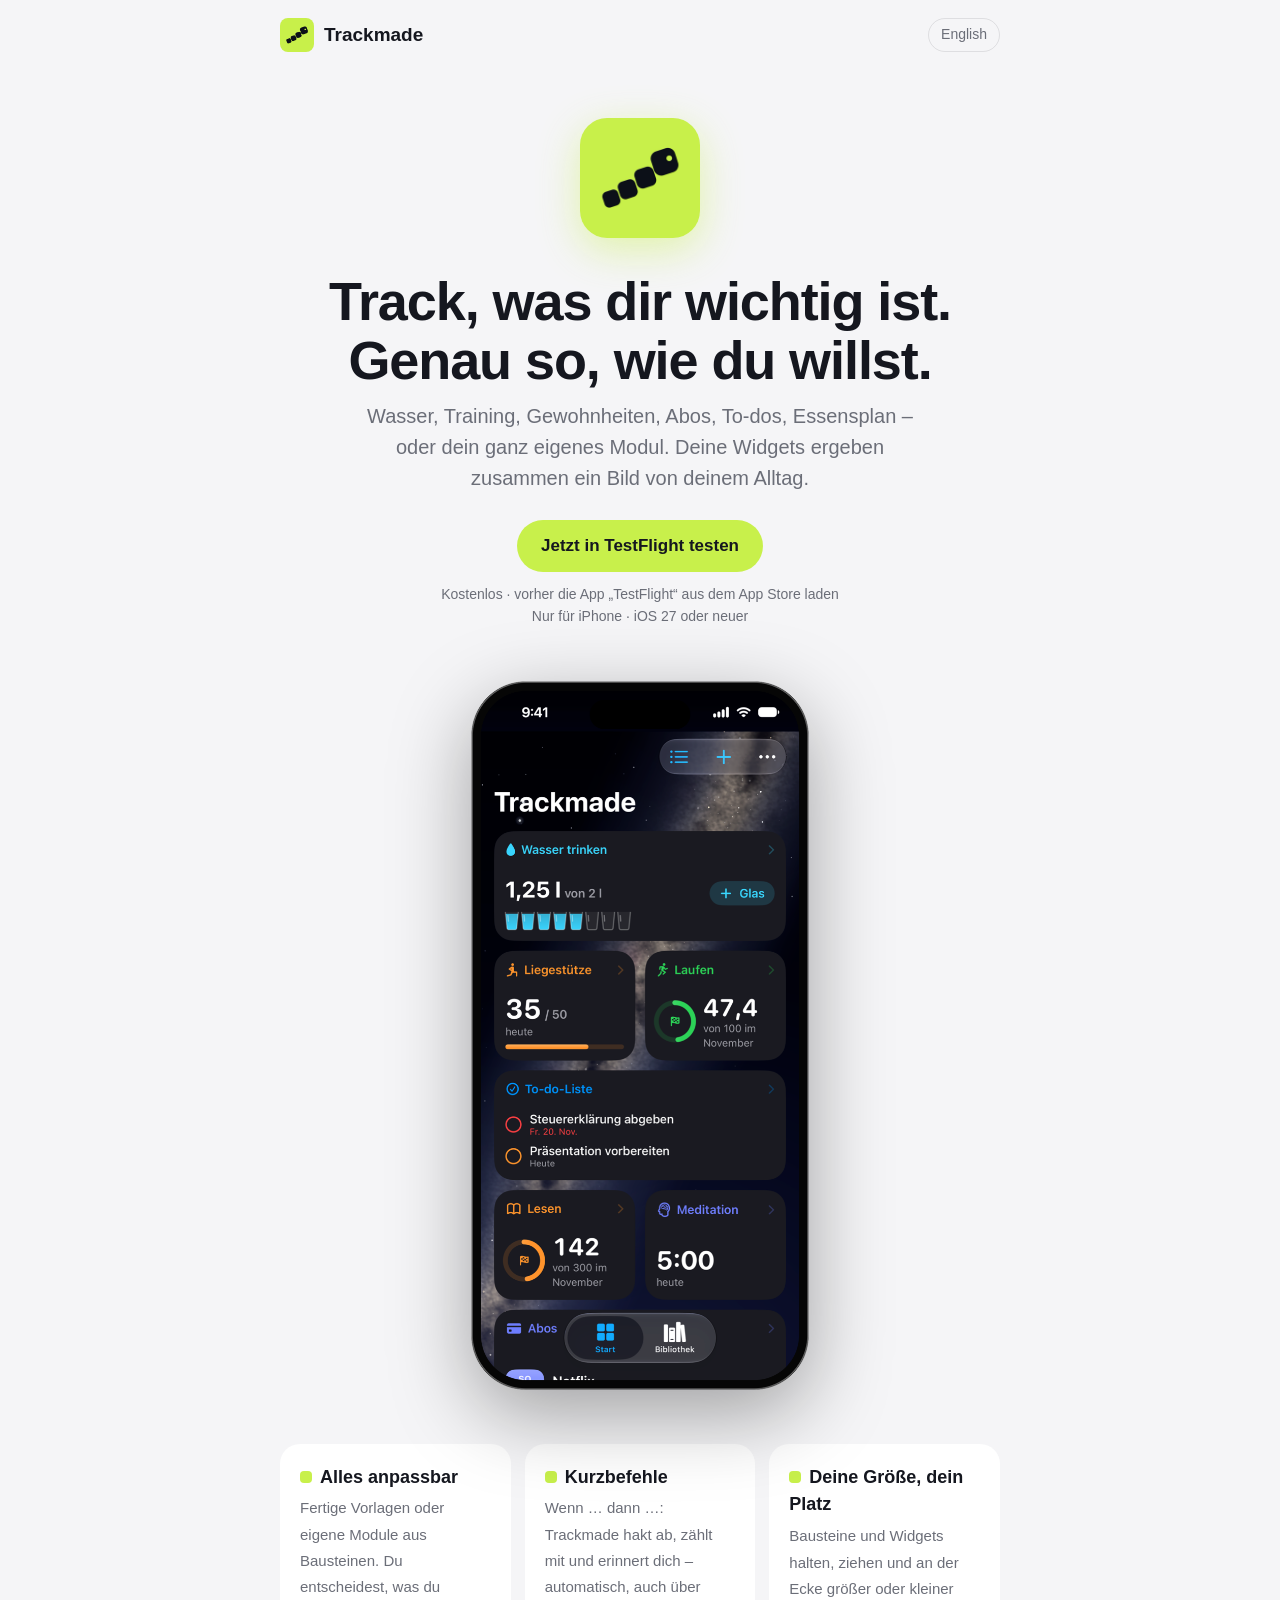
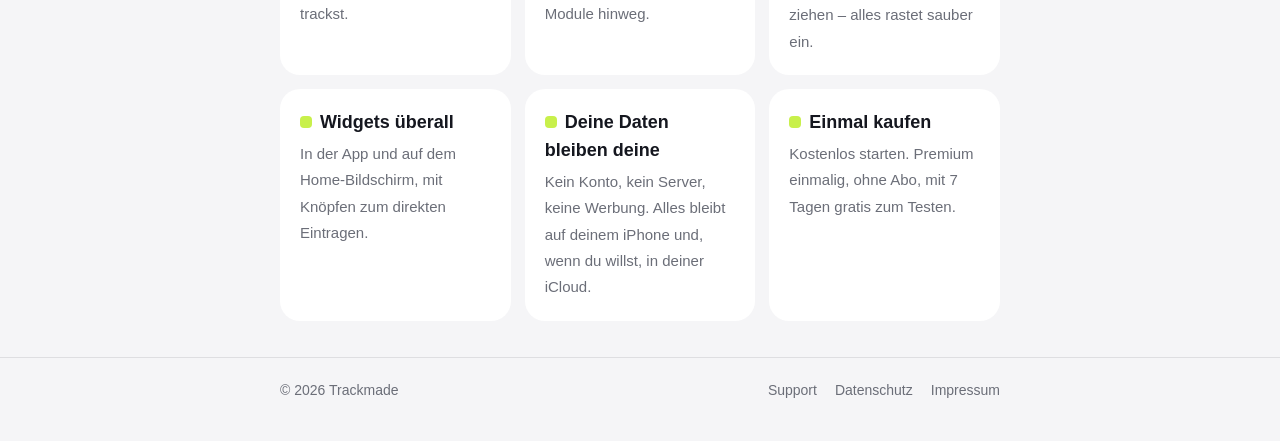
<file: index.html>
<!doctype html>
<html lang="de">
<head>
<meta charset="utf-8">
<meta name="viewport" content="width=device-width, initial-scale=1">
<title>Trackmade – deine eigene Tracking-App</title>
<meta name="description" content="Trackmade – deine eigene Tracking-App fürs iPhone.">
<link rel="stylesheet" href="style.css">
<link rel="icon" href="img/icon.png">
<link rel="apple-touch-icon" href="img/apple-touch-icon.png">
</head>
<body>
<header><div class="wrap">
  <a class="brand" href=""><img src="img/icon.png" alt=""> Trackmade</a>
  <a class="lang" href="en/">English</a>
</div></header>
<main class="wrap">
<section class="hero">
  <img class="icon" src="img/icon.png" alt="Trackmade-Icon">
  <h1>Track, was dir wichtig ist.<br>Genau so, wie du willst.</h1>
  <p>Wasser, Training, Gewohnheiten, Abos, To-dos, Essensplan – oder dein ganz eigenes Modul. Deine Widgets ergeben zusammen ein Bild von deinem Alltag.</p>
  <a class="badge" href="https://testflight.apple.com/join/fju6zgPs">Jetzt in TestFlight testen</a>
  <p class="platform">Kostenlos · vorher die App „TestFlight“ aus dem App Store laden<br>Nur für iPhone · iOS 27 oder neuer</p>
</section>
<section class="screen"><img src="img/screen-home.png" alt="Trackmade Startbildschirm mit Beispielmodulen"></section>
<section class="features">
  <div class="feature"><b><span class="dot"></span>Alles anpassbar</b><span>Fertige Vorlagen oder eigene Module aus Bausteinen. Du entscheidest, was du trackst.</span></div>
  <div class="feature"><b><span class="dot"></span>Kurzbefehle</b><span>Wenn … dann …: Trackmade hakt ab, zählt mit und erinnert dich – automatisch, auch über Module hinweg.</span></div>
  <div class="feature"><b><span class="dot"></span>Deine Größe, dein Platz</b><span>Bausteine und Widgets halten, ziehen und an der Ecke größer oder kleiner ziehen – alles rastet sauber ein.</span></div>
  <div class="feature"><b><span class="dot"></span>Widgets überall</b><span>In der App und auf dem Home-Bildschirm, mit Knöpfen zum direkten Eintragen.</span></div>
  <div class="feature"><b><span class="dot"></span>Deine Daten bleiben deine</b><span>Kein Konto, kein Server, keine Werbung. Alles bleibt auf deinem iPhone und, wenn du willst, in deiner iCloud.</span></div>
  <div class="feature"><b><span class="dot"></span>Einmal kaufen</b><span>Kostenlos starten. Premium einmalig, ohne Abo, mit 7 Tagen gratis zum Testen.</span></div>
</section>
</main>
<footer><div class="wrap">
  <span>© 2026 Trackmade</span>
  <nav>
    <a href="support.html">Support</a>
    <a href="datenschutz.html">Datenschutz</a>
    <a href="impressum.html">Impressum</a>
  </nav>
</div></footer>
</body>
</html>
</file>
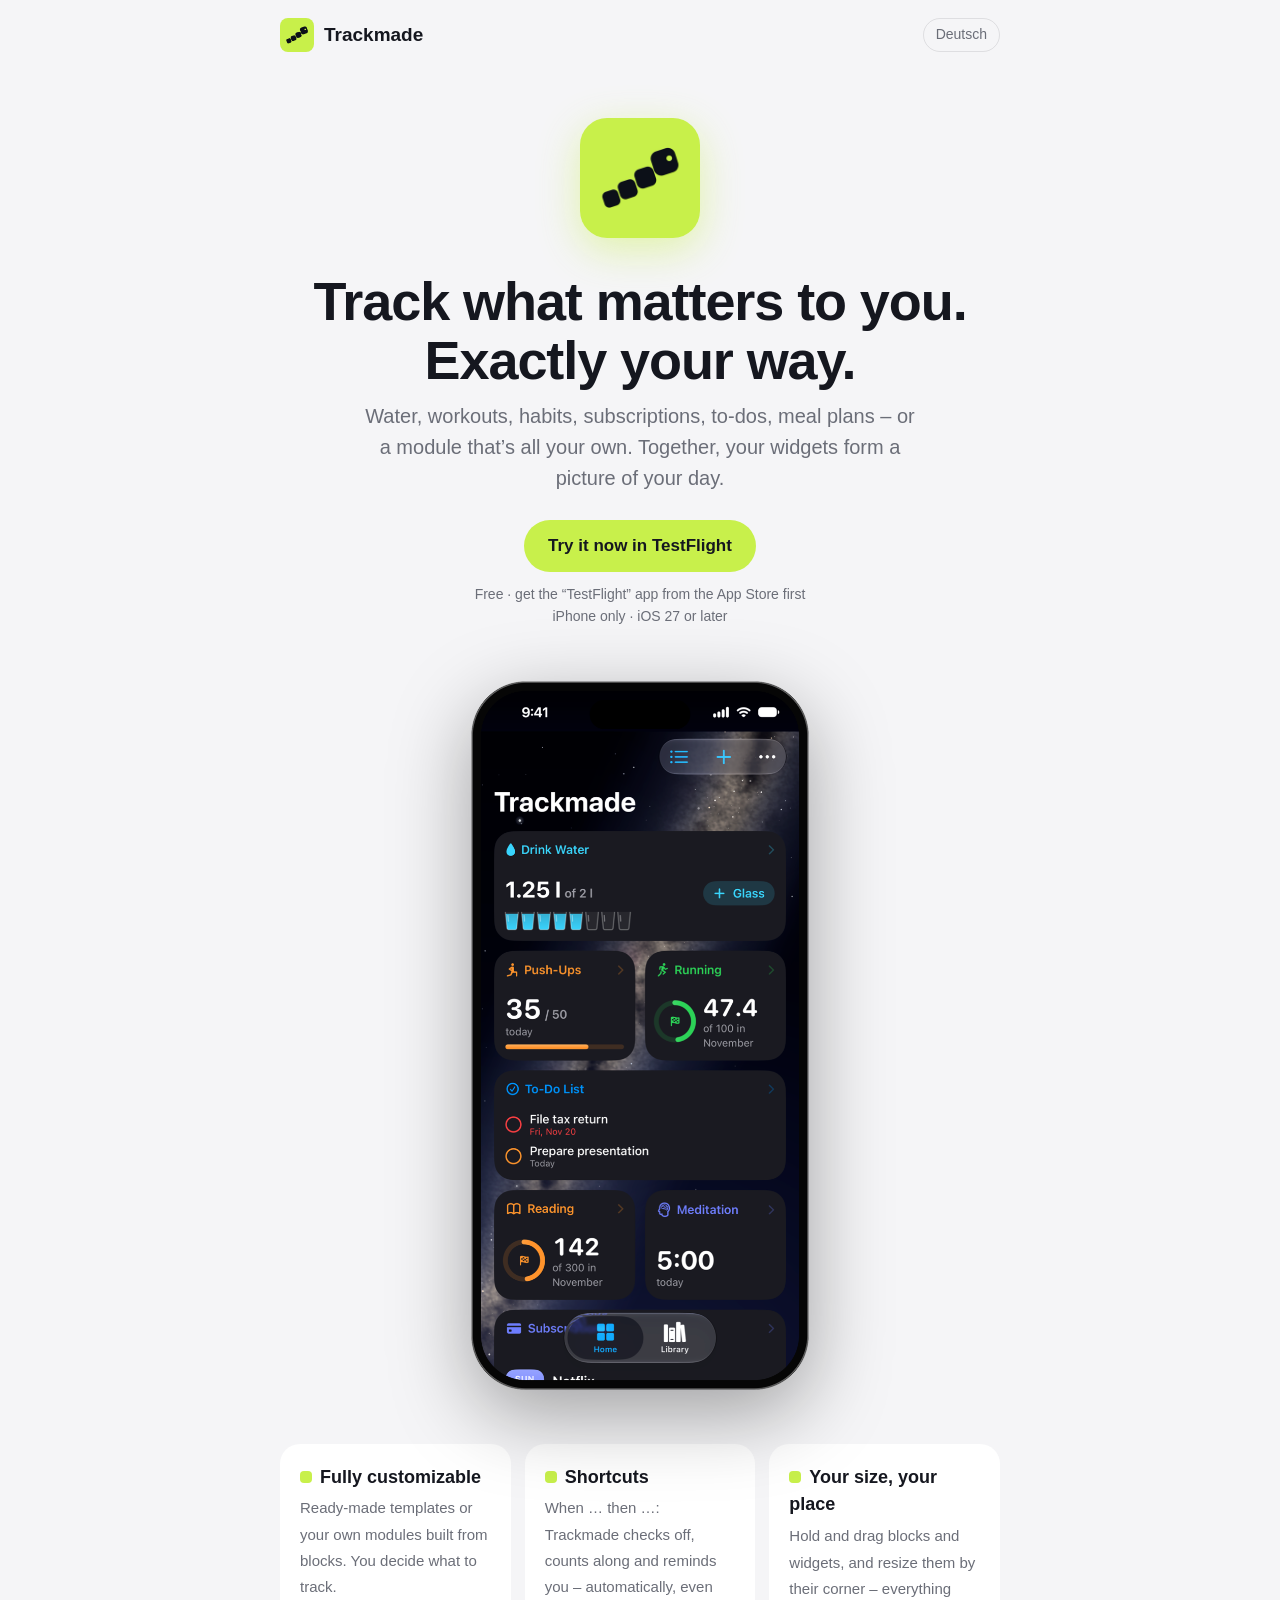
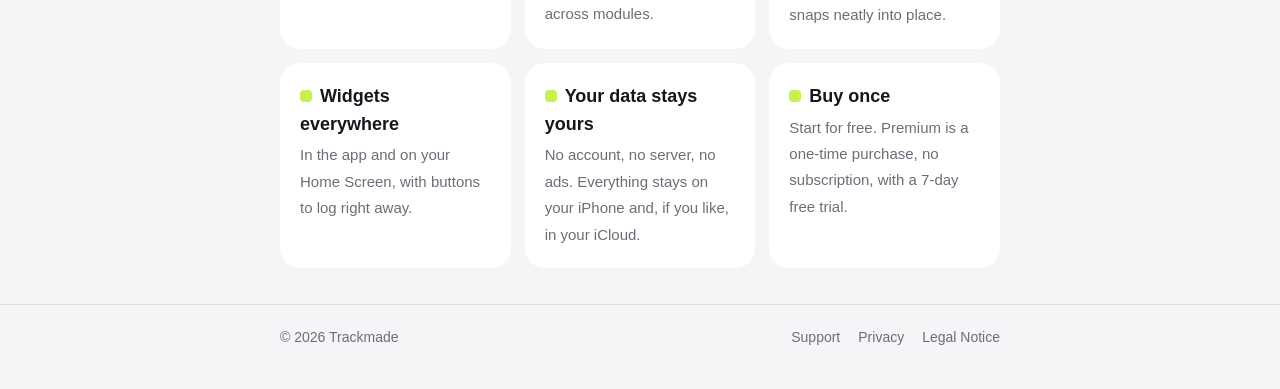
<file: en/index.html>
<!doctype html>
<html lang="en">
<head>
<meta charset="utf-8">
<meta name="viewport" content="width=device-width, initial-scale=1">
<title>Trackmade – your own tracking app</title>
<meta name="description" content="Trackmade – your own tracking app for iPhone.">
<link rel="stylesheet" href="../style.css">
<link rel="icon" href="../img/icon.png">
<link rel="apple-touch-icon" href="../img/apple-touch-icon.png">
</head>
<body>
<header><div class="wrap">
  <a class="brand" href="../en/"><img src="../img/icon.png" alt=""> Trackmade</a>
  <a class="lang" href="../">Deutsch</a>
</div></header>
<main class="wrap">
<section class="hero">
  <img class="icon" src="../img/icon.png" alt="Trackmade icon">
  <h1>Track what matters to you.<br>Exactly your way.</h1>
  <p>Water, workouts, habits, subscriptions, to-dos, meal plans – or a module that’s all your own. Together, your widgets form a picture of your day.</p>
  <a class="badge" href="https://testflight.apple.com/join/fju6zgPs">Try it now in TestFlight</a>
  <p class="platform">Free · get the “TestFlight” app from the App Store first<br>iPhone only · iOS 27 or later</p>
</section>
<section class="screen"><img src="../img/screen-home-en.png" alt="Trackmade home screen with sample modules"></section>
<section class="features">
  <div class="feature"><b><span class="dot"></span>Fully customizable</b><span>Ready-made templates or your own modules built from blocks. You decide what to track.</span></div>
  <div class="feature"><b><span class="dot"></span>Shortcuts</b><span>When … then …: Trackmade checks off, counts along and reminds you – automatically, even across modules.</span></div>
  <div class="feature"><b><span class="dot"></span>Your size, your place</b><span>Hold and drag blocks and widgets, and resize them by their corner – everything snaps neatly into place.</span></div>
  <div class="feature"><b><span class="dot"></span>Widgets everywhere</b><span>In the app and on your Home Screen, with buttons to log right away.</span></div>
  <div class="feature"><b><span class="dot"></span>Your data stays yours</b><span>No account, no server, no ads. Everything stays on your iPhone and, if you like, in your iCloud.</span></div>
  <div class="feature"><b><span class="dot"></span>Buy once</b><span>Start for free. Premium is a one-time purchase, no subscription, with a 7-day free trial.</span></div>
</section>
</main>
<footer><div class="wrap">
  <span>© 2026 Trackmade</span>
  <nav>
    <a href="support.html">Support</a>
    <a href="privacy.html">Privacy</a>
    <a href="imprint.html">Legal Notice</a>
  </nav>
</div></footer>
</body>
</html>
</file>
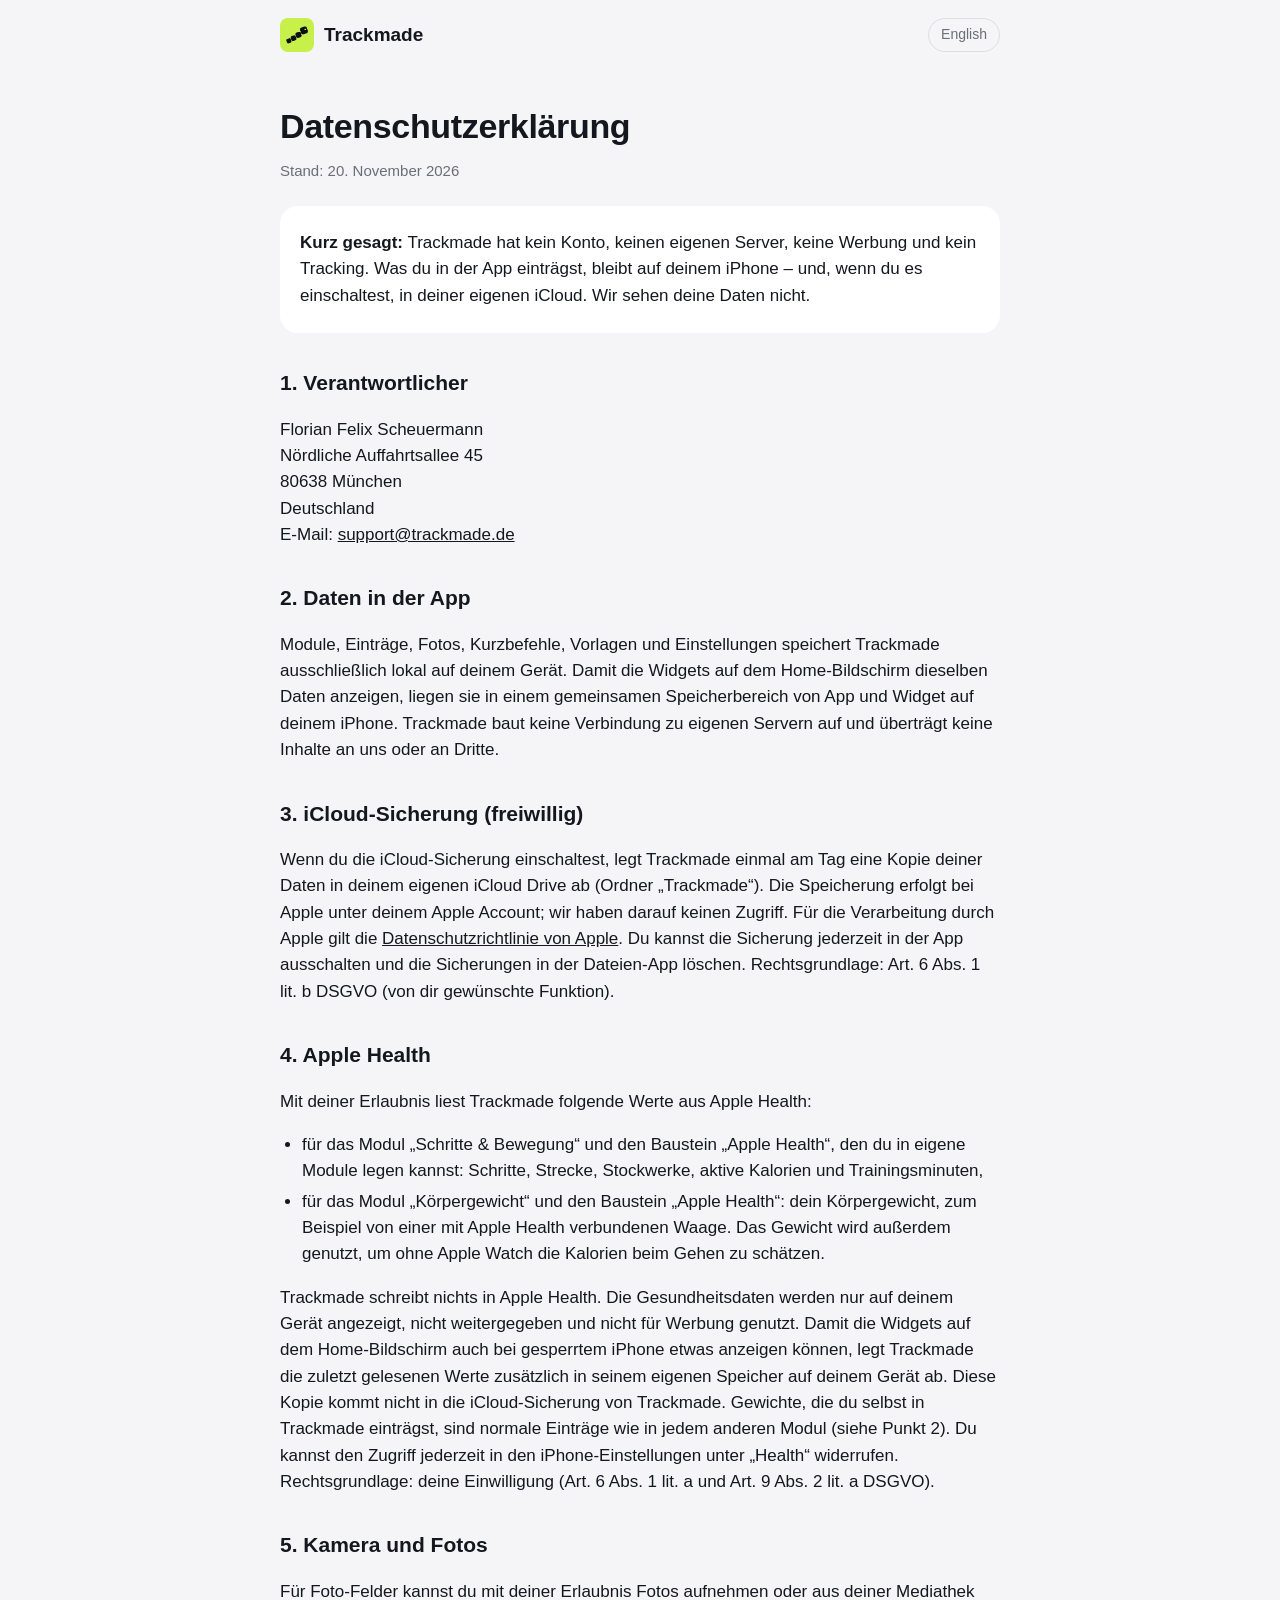
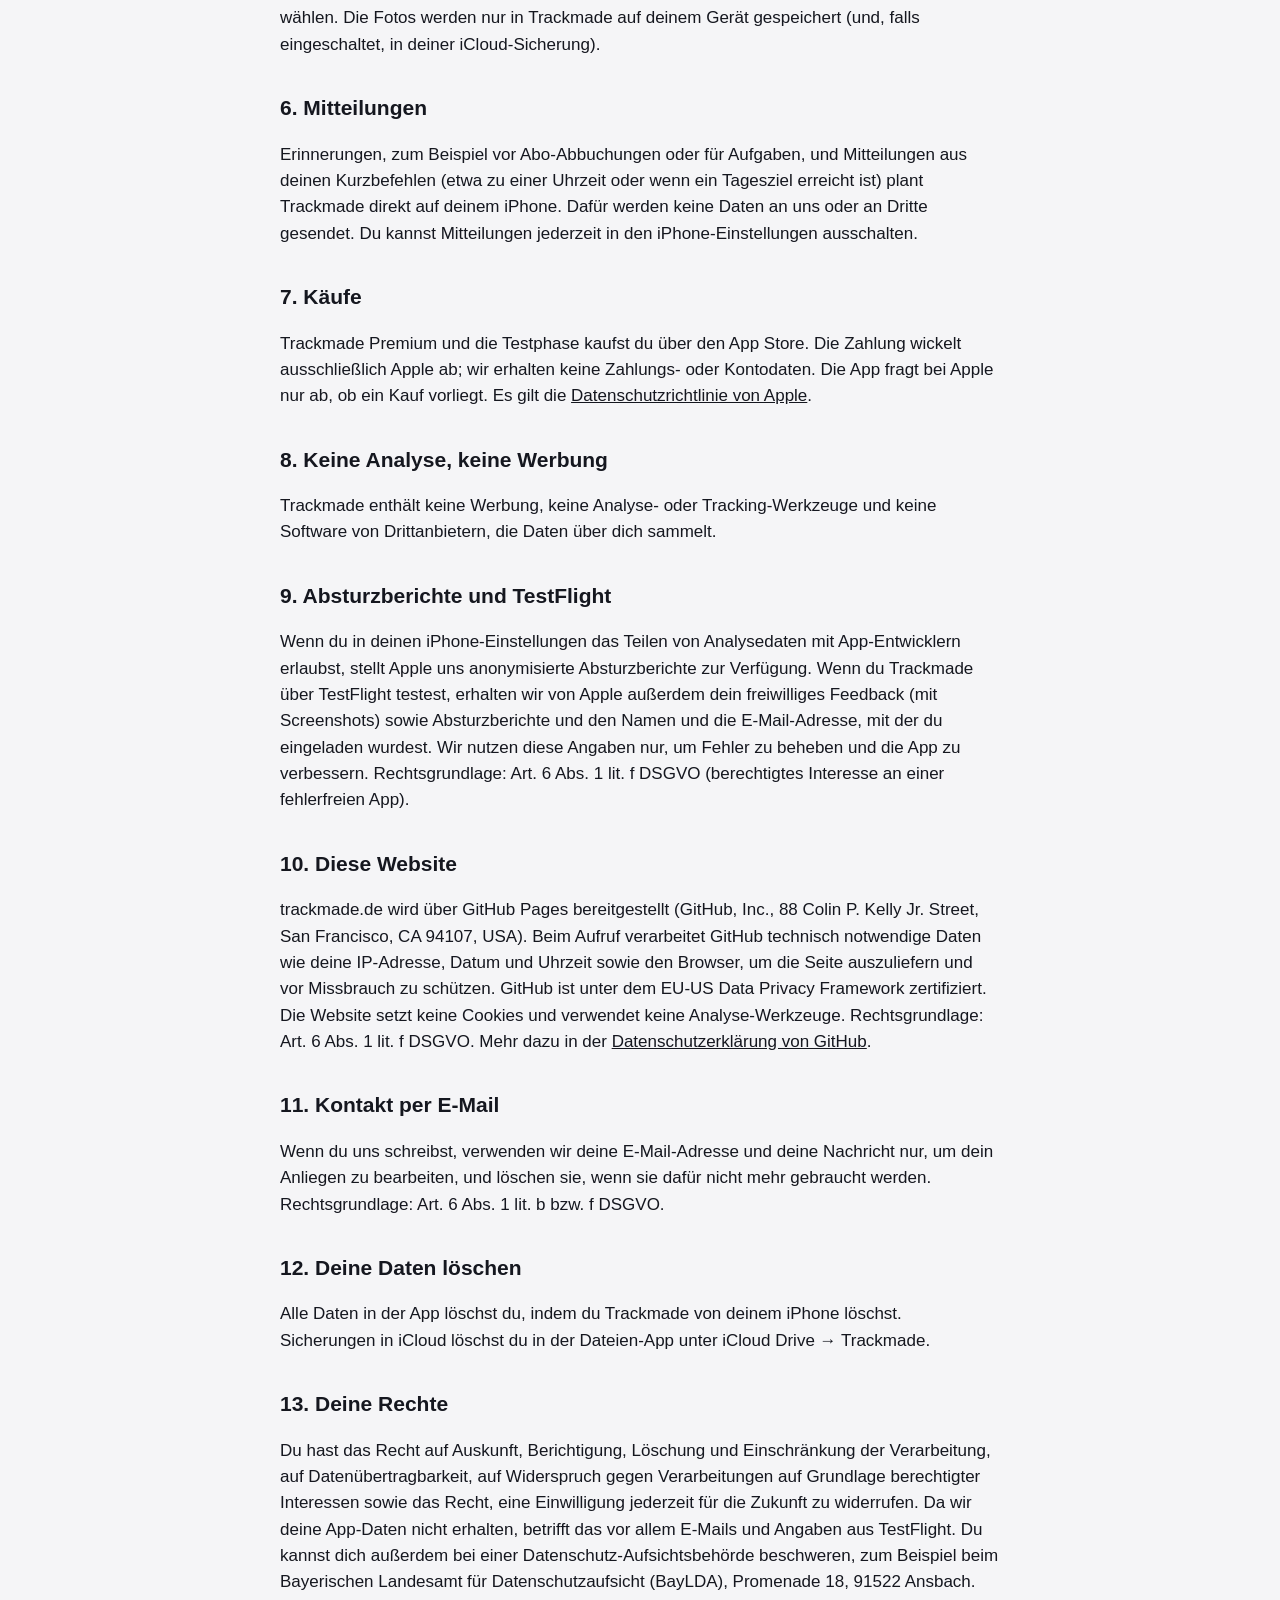
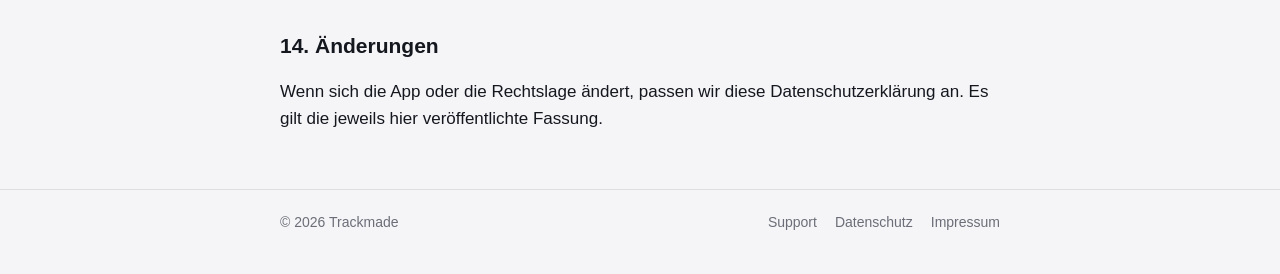
<file: datenschutz.html>
<!doctype html>
<html lang="de">
<head>
<meta charset="utf-8">
<meta name="viewport" content="width=device-width, initial-scale=1">
<title>Datenschutz – Trackmade</title>
<meta name="description" content="Trackmade – deine eigene Tracking-App fürs iPhone.">
<link rel="stylesheet" href="style.css">
<link rel="icon" href="img/icon.png">
<link rel="apple-touch-icon" href="img/apple-touch-icon.png">
</head>
<body>
<header><div class="wrap">
  <a class="brand" href=""><img src="img/icon.png" alt=""> Trackmade</a>
  <a class="lang" href="en/privacy.html">English</a>
</div></header>
<main class="wrap doc">
<h1>Datenschutzerklärung</h1>
<p class="stand">Stand: 20. November 2026</p>

<div class="box">
<p><b>Kurz gesagt:</b> Trackmade hat kein Konto, keinen eigenen Server, keine Werbung und kein Tracking. Was du in der App einträgst, bleibt auf deinem iPhone – und, wenn du es einschaltest, in deiner eigenen iCloud. Wir sehen deine Daten nicht.</p>
</div>

<h2>1. Verantwortlicher</h2>
<p>Florian Felix Scheuermann<br>Nördliche Auffahrtsallee 45<br>80638 München<br>Deutschland<br>E-Mail: <a href="mailto:support@trackmade.de">support@trackmade.de</a></p>

<h2>2. Daten in der App</h2>
<p>Module, Einträge, Fotos, Kurzbefehle, Vorlagen und Einstellungen speichert Trackmade ausschließlich lokal auf deinem Gerät. Damit die Widgets auf dem Home-Bildschirm dieselben Daten anzeigen, liegen sie in einem gemeinsamen Speicherbereich von App und Widget auf deinem iPhone. Trackmade baut keine Verbindung zu eigenen Servern auf und überträgt keine Inhalte an uns oder an Dritte.</p>

<h2>3. iCloud-Sicherung (freiwillig)</h2>
<p>Wenn du die iCloud-Sicherung einschaltest, legt Trackmade einmal am Tag eine Kopie deiner Daten in deinem eigenen iCloud Drive ab (Ordner „Trackmade“). Die Speicherung erfolgt bei Apple unter deinem Apple Account; wir haben darauf keinen Zugriff. Für die Verarbeitung durch Apple gilt die <a href="https://www.apple.com/legal/privacy/">Datenschutzrichtlinie von Apple</a>. Du kannst die Sicherung jederzeit in der App ausschalten und die Sicherungen in der Dateien-App löschen. Rechtsgrundlage: Art. 6 Abs. 1 lit. b DSGVO (von dir gewünschte Funktion).</p>

<h2>4. Apple Health</h2>
<p>Mit deiner Erlaubnis liest Trackmade folgende Werte aus Apple Health:</p>
<ul>
<li>für das Modul „Schritte &amp; Bewegung“ und den Baustein „Apple Health“, den du in eigene Module legen kannst: Schritte, Strecke, Stockwerke, aktive Kalorien und Trainingsminuten,</li>
<li>für das Modul „Körpergewicht“ und den Baustein „Apple Health“: dein Körpergewicht, zum Beispiel von einer mit Apple Health verbundenen Waage. Das Gewicht wird außerdem genutzt, um ohne Apple Watch die Kalorien beim Gehen zu schätzen.</li>
</ul>
<p>Trackmade schreibt nichts in Apple Health. Die Gesundheitsdaten werden nur auf deinem Gerät angezeigt, nicht weitergegeben und nicht für Werbung genutzt. Damit die Widgets auf dem Home-Bildschirm auch bei gesperrtem iPhone etwas anzeigen können, legt Trackmade die zuletzt gelesenen Werte zusätzlich in seinem eigenen Speicher auf deinem Gerät ab. Diese Kopie kommt nicht in die iCloud-Sicherung von Trackmade. Gewichte, die du selbst in Trackmade einträgst, sind normale Einträge wie in jedem anderen Modul (siehe Punkt 2). Du kannst den Zugriff jederzeit in den iPhone-Einstellungen unter „Health“ widerrufen. Rechtsgrundlage: deine Einwilligung (Art. 6 Abs. 1 lit. a und Art. 9 Abs. 2 lit. a DSGVO).</p>

<h2>5. Kamera und Fotos</h2>
<p>Für Foto-Felder kannst du mit deiner Erlaubnis Fotos aufnehmen oder aus deiner Mediathek wählen. Die Fotos werden nur in Trackmade auf deinem Gerät gespeichert (und, falls eingeschaltet, in deiner iCloud-Sicherung).</p>

<h2>6. Mitteilungen</h2>
<p>Erinnerungen, zum Beispiel vor Abo-Abbuchungen oder für Aufgaben, und Mitteilungen aus deinen Kurzbefehlen (etwa zu einer Uhrzeit oder wenn ein Tagesziel erreicht ist) plant Trackmade direkt auf deinem iPhone. Dafür werden keine Daten an uns oder an Dritte gesendet. Du kannst Mitteilungen jederzeit in den iPhone-Einstellungen ausschalten.</p>

<h2>7. Käufe</h2>
<p>Trackmade Premium und die Testphase kaufst du über den App Store. Die Zahlung wickelt ausschließlich Apple ab; wir erhalten keine Zahlungs- oder Kontodaten. Die App fragt bei Apple nur ab, ob ein Kauf vorliegt. Es gilt die <a href="https://www.apple.com/legal/privacy/">Datenschutzrichtlinie von Apple</a>.</p>

<h2>8. Keine Analyse, keine Werbung</h2>
<p>Trackmade enthält keine Werbung, keine Analyse- oder Tracking-Werkzeuge und keine Software von Drittanbietern, die Daten über dich sammelt.</p>

<h2>9. Absturzberichte und TestFlight</h2>
<p>Wenn du in deinen iPhone-Einstellungen das Teilen von Analysedaten mit App-Entwicklern erlaubst, stellt Apple uns anonymisierte Absturzberichte zur Verfügung. Wenn du Trackmade über TestFlight testest, erhalten wir von Apple außerdem dein freiwilliges Feedback (mit Screenshots) sowie Absturzberichte und den Namen und die E-Mail-Adresse, mit der du eingeladen wurdest. Wir nutzen diese Angaben nur, um Fehler zu beheben und die App zu verbessern. Rechtsgrundlage: Art. 6 Abs. 1 lit. f DSGVO (berechtigtes Interesse an einer fehlerfreien App).</p>

<h2>10. Diese Website</h2>
<p>trackmade.de wird über GitHub Pages bereitgestellt (GitHub, Inc., 88 Colin P. Kelly Jr. Street, San Francisco, CA 94107, USA). Beim Aufruf verarbeitet GitHub technisch notwendige Daten wie deine IP-Adresse, Datum und Uhrzeit sowie den Browser, um die Seite auszuliefern und vor Missbrauch zu schützen. GitHub ist unter dem EU-US Data Privacy Framework zertifiziert. Die Website setzt keine Cookies und verwendet keine Analyse-Werkzeuge. Rechtsgrundlage: Art. 6 Abs. 1 lit. f DSGVO. Mehr dazu in der <a href="https://docs.github.com/site-policy/privacy-policies/github-general-privacy-statement">Datenschutzerklärung von GitHub</a>.</p>

<h2>11. Kontakt per E-Mail</h2>
<p>Wenn du uns schreibst, verwenden wir deine E-Mail-Adresse und deine Nachricht nur, um dein Anliegen zu bearbeiten, und löschen sie, wenn sie dafür nicht mehr gebraucht werden. Rechtsgrundlage: Art. 6 Abs. 1 lit. b bzw. f DSGVO.</p>

<h2>12. Deine Daten löschen</h2>
<p>Alle Daten in der App löschst du, indem du Trackmade von deinem iPhone löschst. Sicherungen in iCloud löschst du in der Dateien-App unter iCloud Drive → Trackmade.</p>

<h2>13. Deine Rechte</h2>
<p>Du hast das Recht auf Auskunft, Berichtigung, Löschung und Einschränkung der Verarbeitung, auf Datenübertragbarkeit, auf Widerspruch gegen Verarbeitungen auf Grundlage berechtigter Interessen sowie das Recht, eine Einwilligung jederzeit für die Zukunft zu widerrufen. Da wir deine App-Daten nicht erhalten, betrifft das vor allem E-Mails und Angaben aus TestFlight. Du kannst dich außerdem bei einer Datenschutz-Aufsichtsbehörde beschweren, zum Beispiel beim Bayerischen Landesamt für Datenschutzaufsicht (BayLDA), Promenade 18, 91522 Ansbach.</p>

<h2>14. Änderungen</h2>
<p>Wenn sich die App oder die Rechtslage ändert, passen wir diese Datenschutzerklärung an. Es gilt die jeweils hier veröffentlichte Fassung.</p>
</main>
<footer><div class="wrap">
  <span>© 2026 Trackmade</span>
  <nav>
    <a href="support.html">Support</a>
    <a href="datenschutz.html">Datenschutz</a>
    <a href="impressum.html">Impressum</a>
  </nav>
</div></footer>
</body>
</html>
</file>
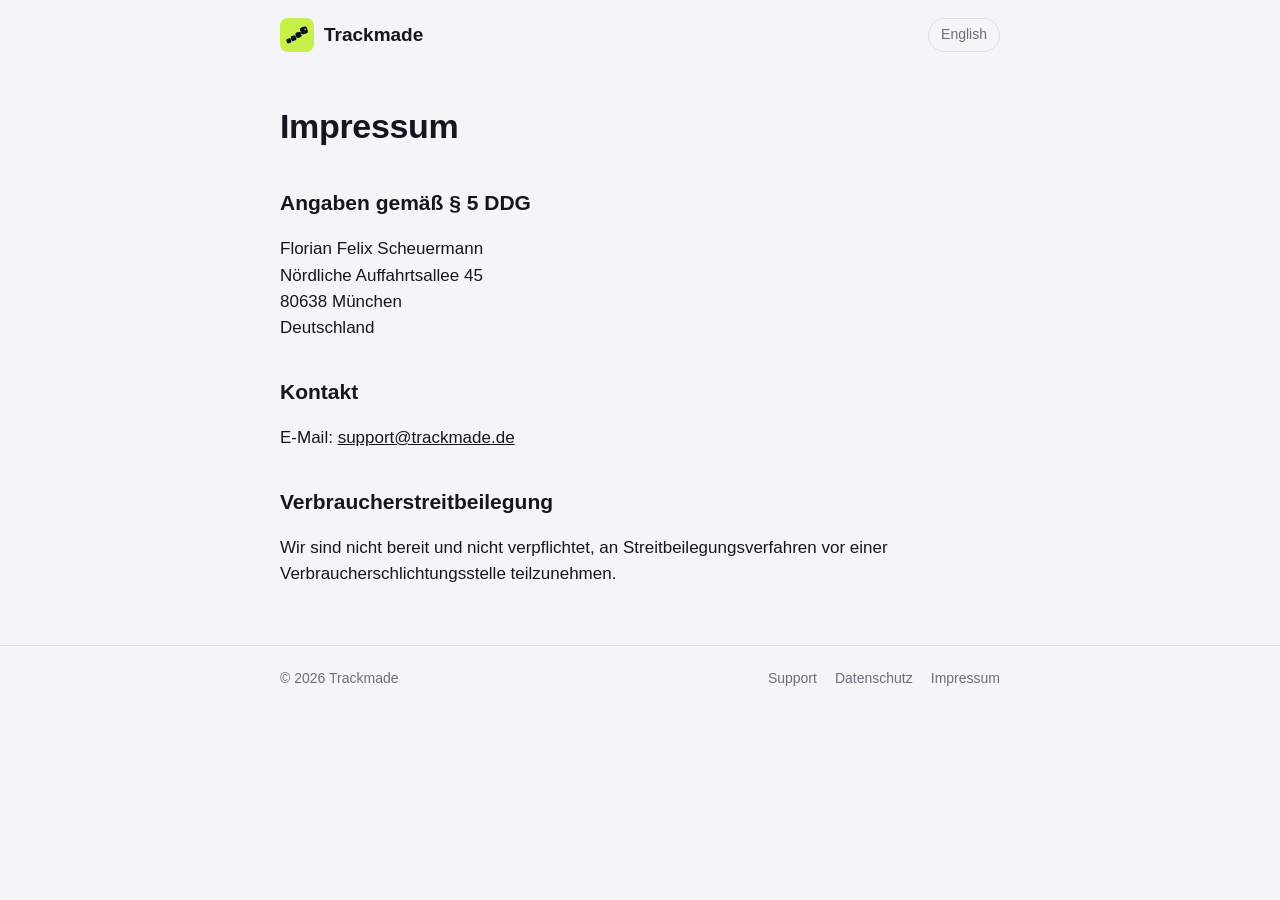
<file: impressum.html>
<!doctype html>
<html lang="de">
<head>
<meta charset="utf-8">
<meta name="viewport" content="width=device-width, initial-scale=1">
<title>Impressum – Trackmade</title>
<meta name="description" content="Trackmade – deine eigene Tracking-App fürs iPhone.">
<link rel="stylesheet" href="style.css">
<link rel="icon" href="img/icon.png">
<link rel="apple-touch-icon" href="img/apple-touch-icon.png">
</head>
<body>
<header><div class="wrap">
  <a class="brand" href=""><img src="img/icon.png" alt=""> Trackmade</a>
  <a class="lang" href="en/imprint.html">English</a>
</div></header>
<main class="wrap doc">
<h1>Impressum</h1>
<h2>Angaben gemäß § 5 DDG</h2>
<p>Florian Felix Scheuermann<br>Nördliche Auffahrtsallee 45<br>80638 München<br>Deutschland</p>
<h2>Kontakt</h2>
<p>E-Mail: <a href="mailto:support@trackmade.de">support@trackmade.de</a></p>
<h2>Verbraucherstreitbeilegung</h2>
<p>Wir sind nicht bereit und nicht verpflichtet, an Streitbeilegungsverfahren vor einer Verbraucherschlichtungsstelle teilzunehmen.</p>
</main>
<footer><div class="wrap">
  <span>© 2026 Trackmade</span>
  <nav>
    <a href="support.html">Support</a>
    <a href="datenschutz.html">Datenschutz</a>
    <a href="impressum.html">Impressum</a>
  </nav>
</div></footer>
</body>
</html>
</file>
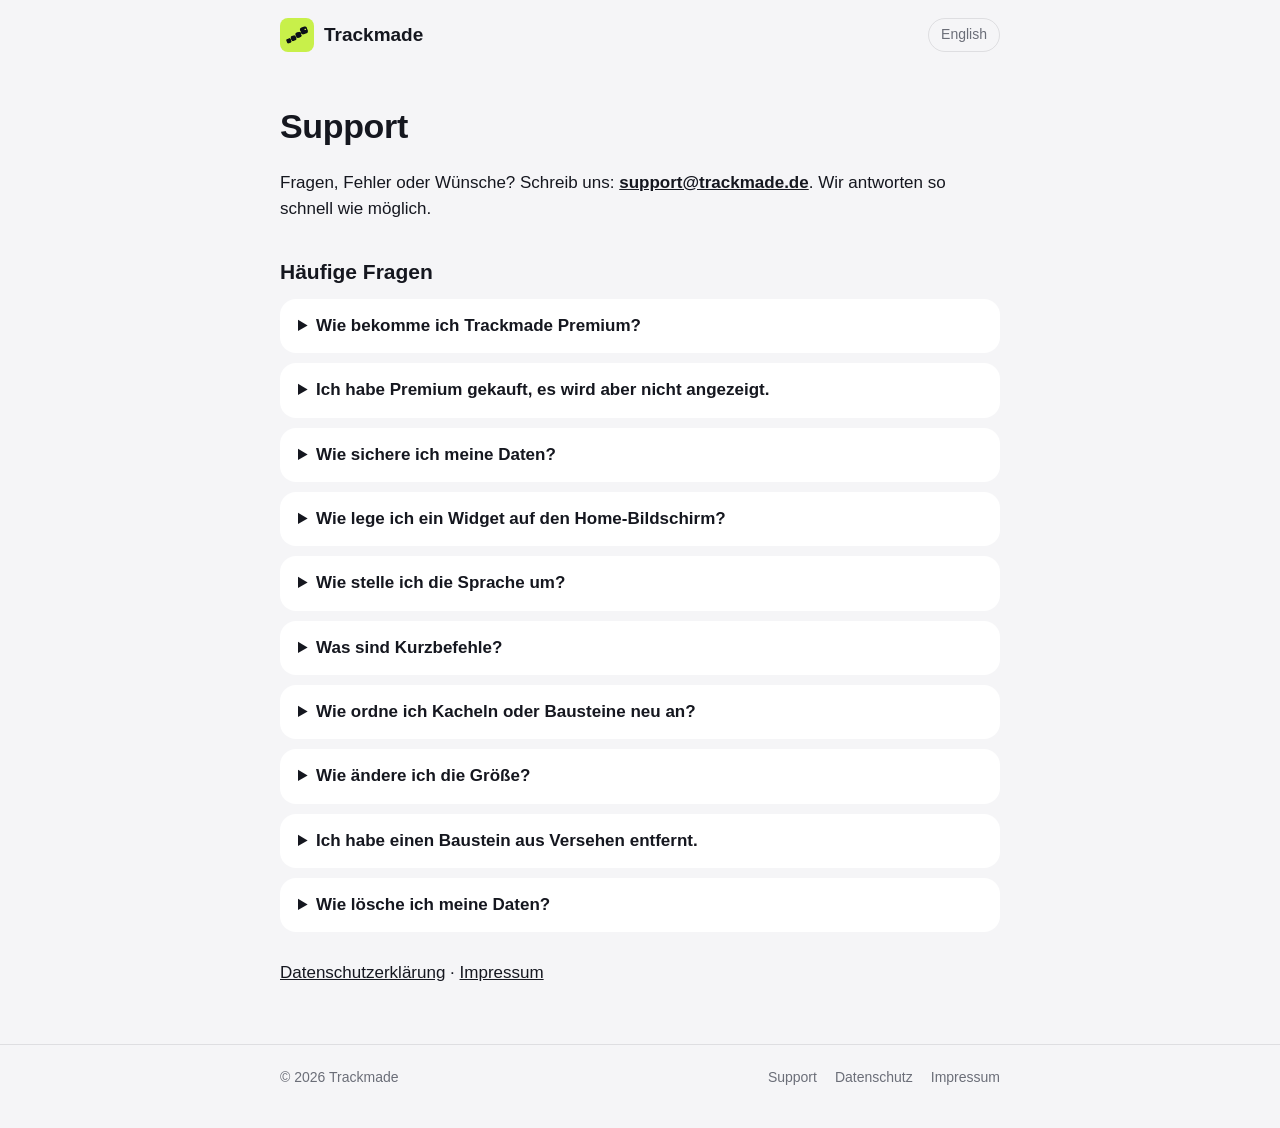
<file: support.html>
<!doctype html>
<html lang="de">
<head>
<meta charset="utf-8">
<meta name="viewport" content="width=device-width, initial-scale=1">
<title>Support – Trackmade</title>
<meta name="description" content="Trackmade – deine eigene Tracking-App fürs iPhone.">
<link rel="stylesheet" href="style.css">
<link rel="icon" href="img/icon.png">
<link rel="apple-touch-icon" href="img/apple-touch-icon.png">
</head>
<body>
<header><div class="wrap">
  <a class="brand" href=""><img src="img/icon.png" alt=""> Trackmade</a>
  <a class="lang" href="en/support.html">English</a>
</div></header>
<main class="wrap doc faq">
<h1>Support</h1>
<p>Fragen, Fehler oder Wünsche? Schreib uns: <a href="mailto:support@trackmade.de"><b>support@trackmade.de</b></a>. Wir antworten so schnell wie möglich.</p>
<h2>Häufige Fragen</h2>
<details><summary>Wie bekomme ich Trackmade Premium?</summary><p>In der App unter Gestaltung → Trackmade Premium. Du kannst 7 Tage kostenlos testen und Premium danach einmalig kaufen – ohne Abo.</p></details><details><summary>Ich habe Premium gekauft, es wird aber nicht angezeigt.</summary><p>Öffne die Kaufseite und tippe auf „Käufe wiederherstellen“. Achte darauf, mit derselben Apple-ID angemeldet zu sein, mit der du gekauft hast.</p></details><details><summary>Wie sichere ich meine Daten?</summary><p>Schalte in der App die iCloud-Sicherung ein (Menü „…“ → iCloud-Sicherung). Trackmade sichert dann einmal am Tag in deine iCloud. Auf einem neuen iPhone bietet Trackmade beim ersten Start an, die Sicherung zu laden.</p></details><details><summary>Wie lege ich ein Widget auf den Home-Bildschirm?</summary><p>Home-Bildschirm lange drücken → „+“ → Trackmade → Größe wählen. Danach lange auf das Widget drücken → „Widget bearbeiten“ → Modul auswählen.</p></details><details><summary>Wie stelle ich die Sprache um?</summary><p>Trackmade folgt der Sprache deines iPhones. Nur für Trackmade änderst du sie unter Einstellungen → Apps → Trackmade → Sprache.</p></details><details><summary>Was sind Kurzbefehle?</summary><p>Kurzbefehle erledigen Dinge automatisch nach dem Muster „Wenn … dann …“. Zum Beispiel: Kommt ein Lauf dazu, wird in deinem Gewohnheits-Modul der Tag abgehakt – oder Trackmade erinnert dich um 20 Uhr, falls du heute noch nichts eingetragen hast. Du findest sie im Modul über „…“ → Kurzbefehle.</p></details><details><summary>Wie ordne ich Kacheln oder Bausteine neu an?</summary><p>Startbildschirm: Menü „…“ → Startbildschirm bearbeiten, dann eine Kachel kurz halten und an ihren Platz ziehen. Im Modul-Editor genauso: Baustein kurz halten, dann ziehen. Wischen ohne Halten scrollt ganz normal.</p></details><details><summary>Wie ändere ich die Größe?</summary><p>Im Bearbeiten-Modus hat jede Kachel und jeder Baustein unten rechts eine runde Ecke. Zieh daran – die Größe rastet am Raster ein. Bei Bausteinen geht es auch über Antippen → Größe.</p></details><details><summary>Ich habe einen Baustein aus Versehen entfernt.</summary><p>Tippe direkt danach unten auf „Rückgängig“. Später geht es auch noch: Füg den Baustein neu hinzu – Trackmade bietet dir dann an, die früheren Einträge wieder anzuzeigen. Entfernen löscht keine Einträge.</p></details><details><summary>Wie lösche ich meine Daten?</summary><p>Lösch die App von deinem iPhone. iCloud-Sicherungen löschst du in der Dateien-App unter iCloud Drive → Trackmade.</p></details>
<p style="margin-top:28px"><a href="datenschutz.html">Datenschutzerklärung</a> · <a href="impressum.html">Impressum</a></p>
</main>
<footer><div class="wrap">
  <span>© 2026 Trackmade</span>
  <nav>
    <a href="support.html">Support</a>
    <a href="datenschutz.html">Datenschutz</a>
    <a href="impressum.html">Impressum</a>
  </nav>
</div></footer>
</body>
</html>
</file>
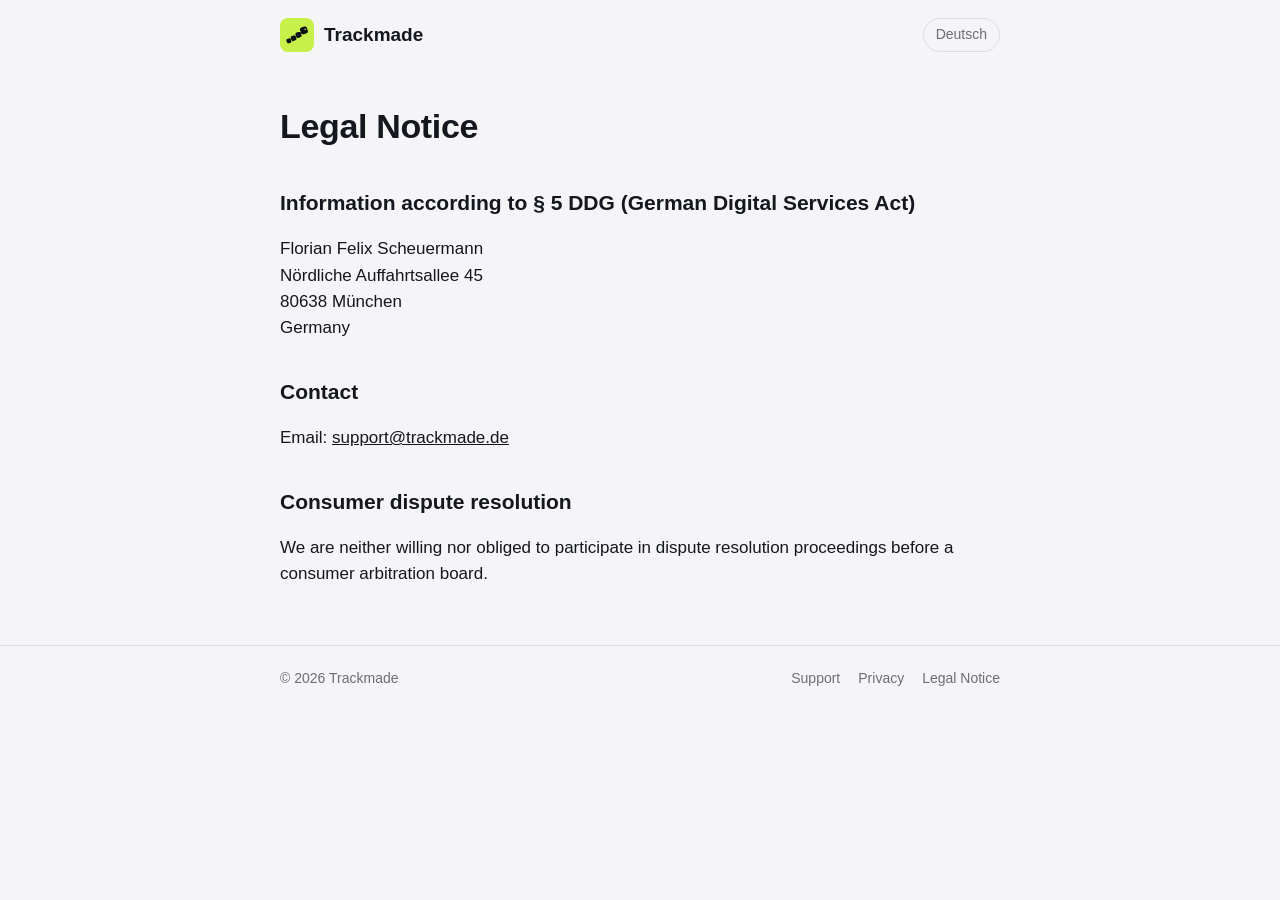
<file: en/imprint.html>
<!doctype html>
<html lang="en">
<head>
<meta charset="utf-8">
<meta name="viewport" content="width=device-width, initial-scale=1">
<title>Legal Notice – Trackmade</title>
<meta name="description" content="Trackmade – your own tracking app for iPhone.">
<link rel="stylesheet" href="../style.css">
<link rel="icon" href="../img/icon.png">
<link rel="apple-touch-icon" href="../img/apple-touch-icon.png">
</head>
<body>
<header><div class="wrap">
  <a class="brand" href="../en/"><img src="../img/icon.png" alt=""> Trackmade</a>
  <a class="lang" href="../impressum.html">Deutsch</a>
</div></header>
<main class="wrap doc">
<h1>Legal Notice</h1>
<h2>Information according to § 5 DDG (German Digital Services Act)</h2>
<p>Florian Felix Scheuermann<br>Nördliche Auffahrtsallee 45<br>80638 München<br>Germany</p>
<h2>Contact</h2>
<p>Email: <a href="mailto:support@trackmade.de">support@trackmade.de</a></p>
<h2>Consumer dispute resolution</h2>
<p>We are neither willing nor obliged to participate in dispute resolution proceedings before a consumer arbitration board.</p>
</main>
<footer><div class="wrap">
  <span>© 2026 Trackmade</span>
  <nav>
    <a href="support.html">Support</a>
    <a href="privacy.html">Privacy</a>
    <a href="imprint.html">Legal Notice</a>
  </nav>
</div></footer>
</body>
</html>
</file>
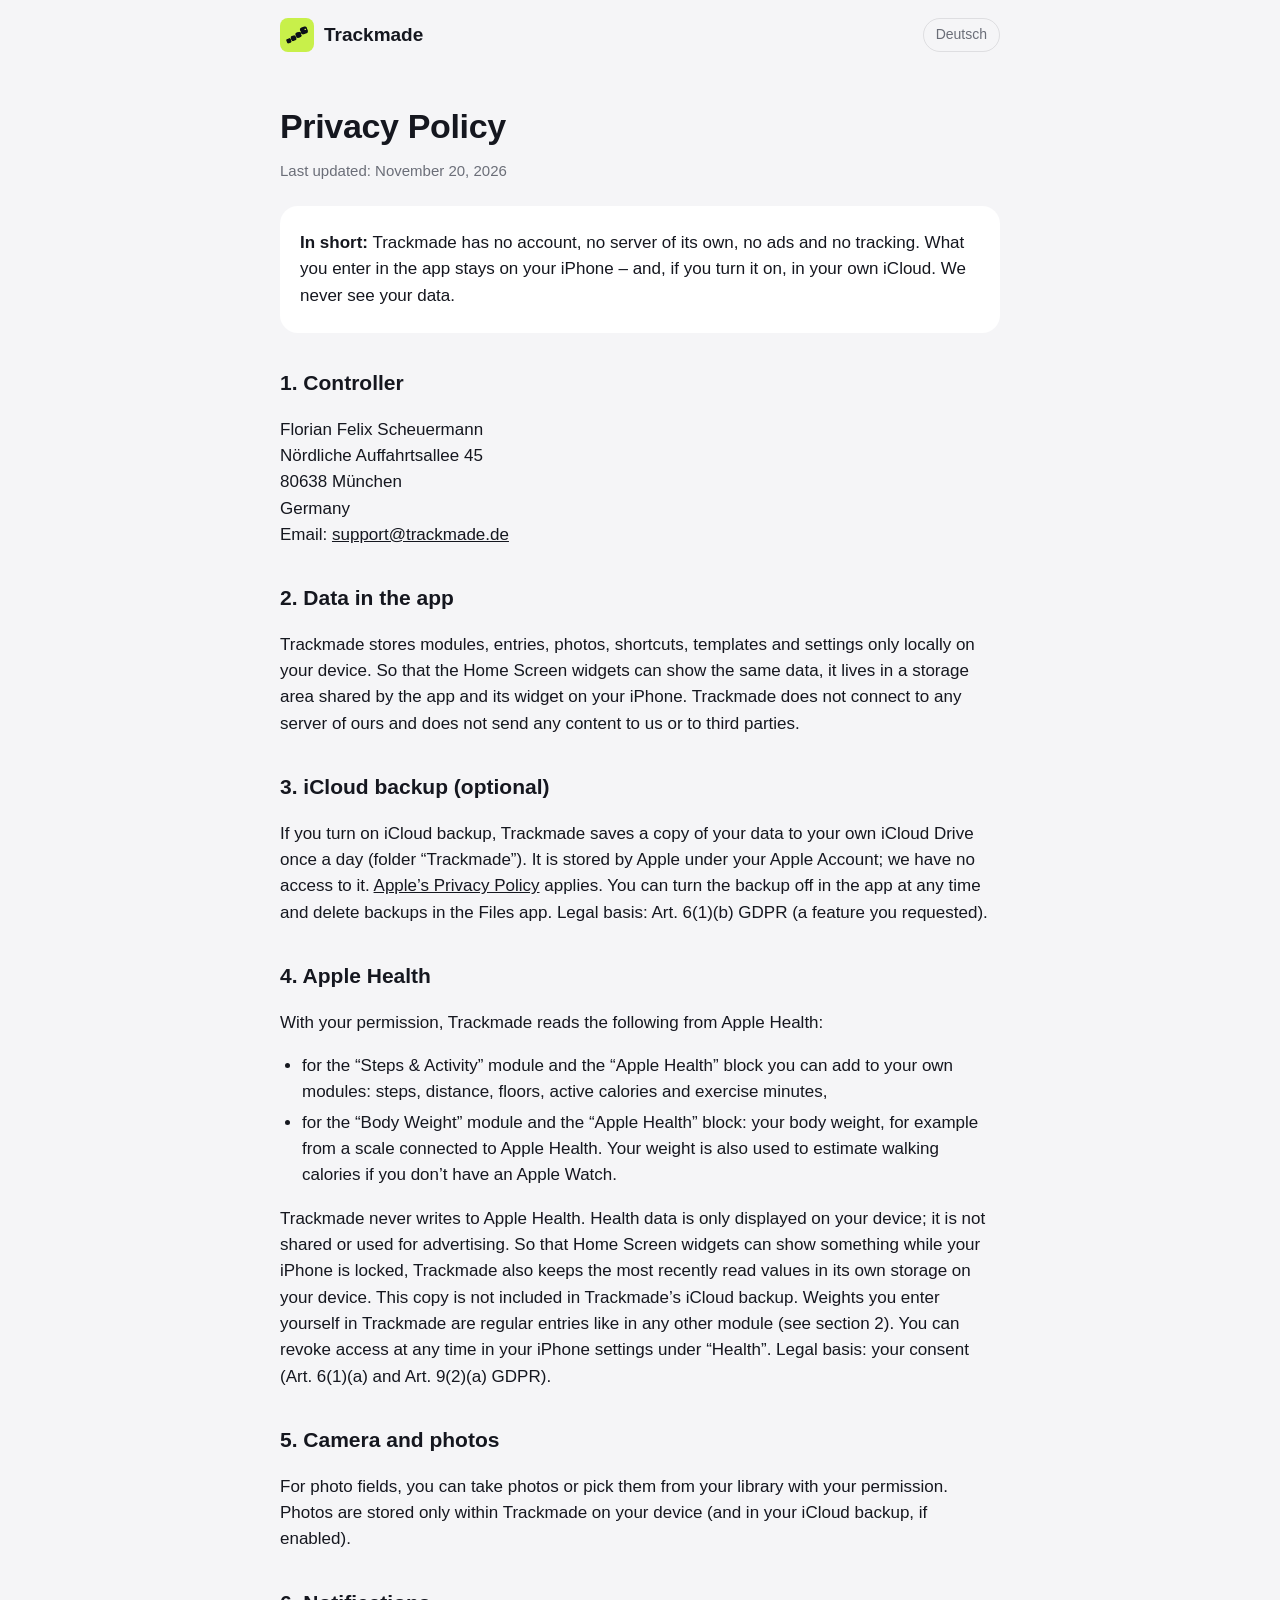
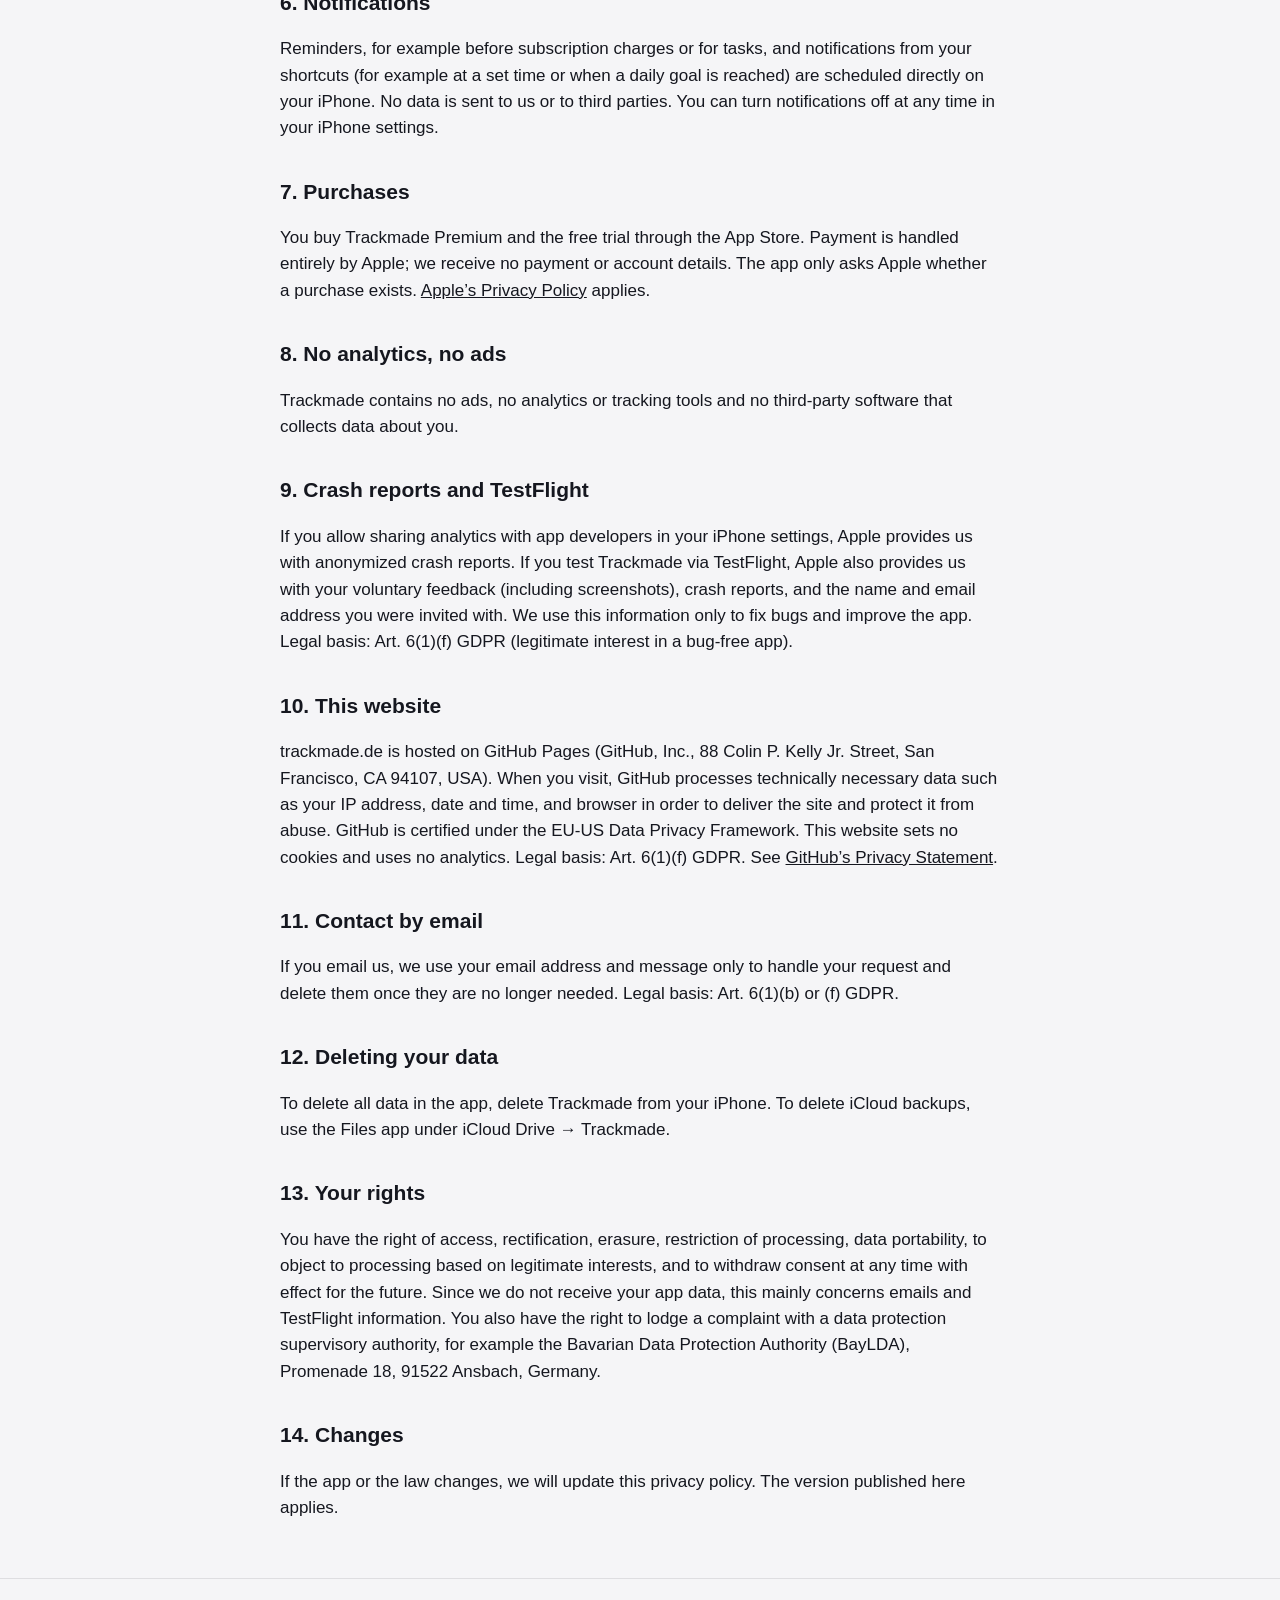
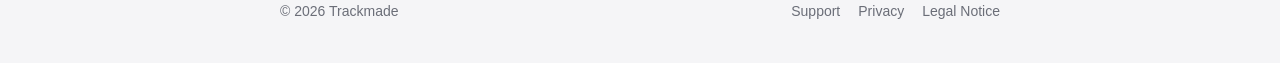
<file: en/privacy.html>
<!doctype html>
<html lang="en">
<head>
<meta charset="utf-8">
<meta name="viewport" content="width=device-width, initial-scale=1">
<title>Privacy Policy – Trackmade</title>
<meta name="description" content="Trackmade – your own tracking app for iPhone.">
<link rel="stylesheet" href="../style.css">
<link rel="icon" href="../img/icon.png">
<link rel="apple-touch-icon" href="../img/apple-touch-icon.png">
</head>
<body>
<header><div class="wrap">
  <a class="brand" href="../en/"><img src="../img/icon.png" alt=""> Trackmade</a>
  <a class="lang" href="../datenschutz.html">Deutsch</a>
</div></header>
<main class="wrap doc">
<h1>Privacy Policy</h1>
<p class="stand">Last updated: November 20, 2026</p>

<div class="box">
<p><b>In short:</b> Trackmade has no account, no server of its own, no ads and no tracking. What you enter in the app stays on your iPhone – and, if you turn it on, in your own iCloud. We never see your data.</p>
</div>

<h2>1. Controller</h2>
<p>Florian Felix Scheuermann<br>Nördliche Auffahrtsallee 45<br>80638 München<br>Germany<br>Email: <a href="mailto:support@trackmade.de">support@trackmade.de</a></p>

<h2>2. Data in the app</h2>
<p>Trackmade stores modules, entries, photos, shortcuts, templates and settings only locally on your device. So that the Home Screen widgets can show the same data, it lives in a storage area shared by the app and its widget on your iPhone. Trackmade does not connect to any server of ours and does not send any content to us or to third parties.</p>

<h2>3. iCloud backup (optional)</h2>
<p>If you turn on iCloud backup, Trackmade saves a copy of your data to your own iCloud Drive once a day (folder “Trackmade”). It is stored by Apple under your Apple Account; we have no access to it. <a href="https://www.apple.com/legal/privacy/">Apple’s Privacy Policy</a> applies. You can turn the backup off in the app at any time and delete backups in the Files app. Legal basis: Art. 6(1)(b) GDPR (a feature you requested).</p>

<h2>4. Apple Health</h2>
<p>With your permission, Trackmade reads the following from Apple Health:</p>
<ul>
<li>for the “Steps &amp; Activity” module and the “Apple Health” block you can add to your own modules: steps, distance, floors, active calories and exercise minutes,</li>
<li>for the “Body Weight” module and the “Apple Health” block: your body weight, for example from a scale connected to Apple Health. Your weight is also used to estimate walking calories if you don’t have an Apple Watch.</li>
</ul>
<p>Trackmade never writes to Apple Health. Health data is only displayed on your device; it is not shared or used for advertising. So that Home Screen widgets can show something while your iPhone is locked, Trackmade also keeps the most recently read values in its own storage on your device. This copy is not included in Trackmade’s iCloud backup. Weights you enter yourself in Trackmade are regular entries like in any other module (see section 2). You can revoke access at any time in your iPhone settings under “Health”. Legal basis: your consent (Art. 6(1)(a) and Art. 9(2)(a) GDPR).</p>

<h2>5. Camera and photos</h2>
<p>For photo fields, you can take photos or pick them from your library with your permission. Photos are stored only within Trackmade on your device (and in your iCloud backup, if enabled).</p>

<h2>6. Notifications</h2>
<p>Reminders, for example before subscription charges or for tasks, and notifications from your shortcuts (for example at a set time or when a daily goal is reached) are scheduled directly on your iPhone. No data is sent to us or to third parties. You can turn notifications off at any time in your iPhone settings.</p>

<h2>7. Purchases</h2>
<p>You buy Trackmade Premium and the free trial through the App Store. Payment is handled entirely by Apple; we receive no payment or account details. The app only asks Apple whether a purchase exists. <a href="https://www.apple.com/legal/privacy/">Apple’s Privacy Policy</a> applies.</p>

<h2>8. No analytics, no ads</h2>
<p>Trackmade contains no ads, no analytics or tracking tools and no third-party software that collects data about you.</p>

<h2>9. Crash reports and TestFlight</h2>
<p>If you allow sharing analytics with app developers in your iPhone settings, Apple provides us with anonymized crash reports. If you test Trackmade via TestFlight, Apple also provides us with your voluntary feedback (including screenshots), crash reports, and the name and email address you were invited with. We use this information only to fix bugs and improve the app. Legal basis: Art. 6(1)(f) GDPR (legitimate interest in a bug-free app).</p>

<h2>10. This website</h2>
<p>trackmade.de is hosted on GitHub Pages (GitHub, Inc., 88 Colin P. Kelly Jr. Street, San Francisco, CA 94107, USA). When you visit, GitHub processes technically necessary data such as your IP address, date and time, and browser in order to deliver the site and protect it from abuse. GitHub is certified under the EU-US Data Privacy Framework. This website sets no cookies and uses no analytics. Legal basis: Art. 6(1)(f) GDPR. See <a href="https://docs.github.com/site-policy/privacy-policies/github-general-privacy-statement">GitHub’s Privacy Statement</a>.</p>

<h2>11. Contact by email</h2>
<p>If you email us, we use your email address and message only to handle your request and delete them once they are no longer needed. Legal basis: Art. 6(1)(b) or (f) GDPR.</p>

<h2>12. Deleting your data</h2>
<p>To delete all data in the app, delete Trackmade from your iPhone. To delete iCloud backups, use the Files app under iCloud Drive → Trackmade.</p>

<h2>13. Your rights</h2>
<p>You have the right of access, rectification, erasure, restriction of processing, data portability, to object to processing based on legitimate interests, and to withdraw consent at any time with effect for the future. Since we do not receive your app data, this mainly concerns emails and TestFlight information. You also have the right to lodge a complaint with a data protection supervisory authority, for example the Bavarian Data Protection Authority (BayLDA), Promenade 18, 91522 Ansbach, Germany.</p>

<h2>14. Changes</h2>
<p>If the app or the law changes, we will update this privacy policy. The version published here applies.</p>
</main>
<footer><div class="wrap">
  <span>© 2026 Trackmade</span>
  <nav>
    <a href="support.html">Support</a>
    <a href="privacy.html">Privacy</a>
    <a href="imprint.html">Legal Notice</a>
  </nav>
</div></footer>
</body>
</html>
</file>
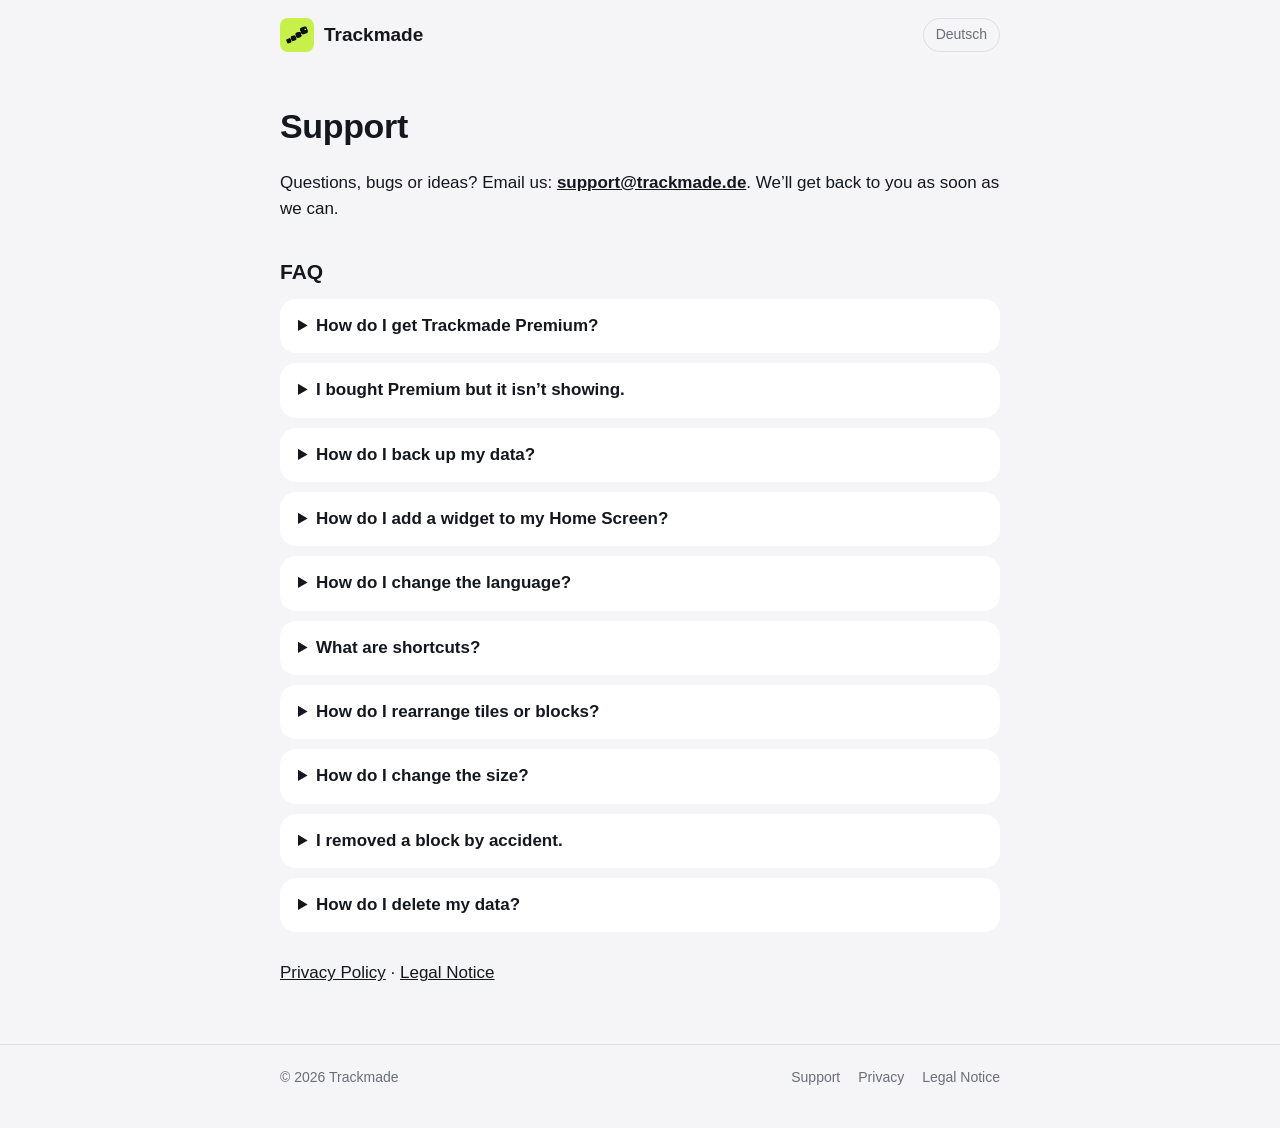
<file: en/support.html>
<!doctype html>
<html lang="en">
<head>
<meta charset="utf-8">
<meta name="viewport" content="width=device-width, initial-scale=1">
<title>Support – Trackmade</title>
<meta name="description" content="Trackmade – your own tracking app for iPhone.">
<link rel="stylesheet" href="../style.css">
<link rel="icon" href="../img/icon.png">
<link rel="apple-touch-icon" href="../img/apple-touch-icon.png">
</head>
<body>
<header><div class="wrap">
  <a class="brand" href="../en/"><img src="../img/icon.png" alt=""> Trackmade</a>
  <a class="lang" href="../support.html">Deutsch</a>
</div></header>
<main class="wrap doc faq">
<h1>Support</h1>
<p>Questions, bugs or ideas? Email us: <a href="mailto:support@trackmade.de"><b>support@trackmade.de</b></a>. We’ll get back to you as soon as we can.</p>
<h2>FAQ</h2>
<details><summary>How do I get Trackmade Premium?</summary><p>In the app under Appearance → Trackmade Premium. Try it free for 7 days, then buy Premium once – no subscription.</p></details><details><summary>I bought Premium but it isn’t showing.</summary><p>Open the purchase screen and tap “Restore Purchases”. Make sure you’re signed in with the same Apple Account you used to buy.</p></details><details><summary>How do I back up my data?</summary><p>Turn on iCloud backup in the app (menu “…” → iCloud Backup). Trackmade then backs up to your iCloud once a day. On a new iPhone, Trackmade offers to load the backup on first launch.</p></details><details><summary>How do I add a widget to my Home Screen?</summary><p>Touch and hold your Home Screen → “+” → Trackmade → choose a size. Then touch and hold the widget → “Edit Widget” → choose a module.</p></details><details><summary>How do I change the language?</summary><p>Trackmade follows your iPhone’s language. To change it for Trackmade only, go to Settings → Apps → Trackmade → Language.</p></details><details><summary>What are shortcuts?</summary><p>Shortcuts do things automatically, following the pattern “When … then …”. For example: when you log a run, the day is checked off in your habit module – or Trackmade reminds you at 8 pm if you haven’t logged anything today. You find them in a module under “…” → Shortcuts.</p></details><details><summary>How do I rearrange tiles or blocks?</summary><p>Home screen: menu “…” → Edit Home Screen, then press and hold a tile briefly and drag it to its place. In the module editor it works the same: hold a block briefly, then drag. Swiping without holding scrolls as usual.</p></details><details><summary>How do I change the size?</summary><p>In edit mode, every tile and block has a rounded corner at the bottom right. Drag it – the size snaps to the grid. For blocks you can also tap the block → Size.</p></details><details><summary>I removed a block by accident.</summary><p>Tap “Undo” at the bottom right away. You can still get it back later: add the block again – Trackmade then offers to show your earlier entries again. Removing never deletes entries.</p></details><details><summary>How do I delete my data?</summary><p>Delete the app from your iPhone. To delete iCloud backups, use the Files app under iCloud Drive → Trackmade.</p></details>
<p style="margin-top:28px"><a href="privacy.html">Privacy Policy</a> · <a href="imprint.html">Legal Notice</a></p>
</main>
<footer><div class="wrap">
  <span>© 2026 Trackmade</span>
  <nav>
    <a href="support.html">Support</a>
    <a href="privacy.html">Privacy</a>
    <a href="imprint.html">Legal Notice</a>
  </nav>
</div></footer>
</body>
</html>
</file>
<file: style.css>
/* Trackmade – Website (17.11.2026). Schlicht wie die App: Limette, Tinte, Systemschrift. */
:root {
  --lime: #C8F04B;
  --ink: #15171F;
  --bg: #F5F5F7;
  --card: #FFFFFF;
  --text: #15171F;
  --muted: #6B6E78;
  --line: rgba(21, 23, 31, 0.10);
}
@media (prefers-color-scheme: dark) {
  :root {
    --bg: #0B0C10;
    --card: #17191F;
    --text: #F2F3F5;
    --muted: #9A9DA6;
    --line: rgba(255, 255, 255, 0.10);
  }
}
* { box-sizing: border-box; }
html { -webkit-text-size-adjust: 100%; }
body {
  margin: 0;
  background: var(--bg);
  color: var(--text);
  font: 17px/1.55 -apple-system, BlinkMacSystemFont, "SF Pro Text", "Helvetica Neue", Arial, sans-serif;
}
a { color: inherit; }
.wrap { max-width: 760px; margin: 0 auto; padding: 0 20px; }

/* Kopf */
header { padding: 18px 0; }
header .wrap { display: flex; align-items: center; justify-content: space-between; gap: 12px; }
.brand { display: flex; align-items: center; gap: 10px; text-decoration: none; font-weight: 700; font-size: 19px; }
.brand img { width: 34px; height: 34px; border-radius: 8px; }
.lang { font-size: 14px; color: var(--muted); text-decoration: none; border: 1px solid var(--line); padding: 5px 12px; border-radius: 999px; }

/* Startseite */
.hero { text-align: center; padding: 48px 0 24px; }
.hero img.icon { width: 120px; height: 120px; border-radius: 27px; box-shadow: 0 12px 40px rgba(200, 240, 75, 0.45); }
.hero h1 { font-size: clamp(34px, 7vw, 54px); line-height: 1.08; margin: 26px 0 12px; letter-spacing: -0.02em; }
.hero p { font-size: 20px; color: var(--muted); margin: 0 auto; max-width: 560px; }
.badge {
  display: inline-block; margin-top: 26px; padding: 13px 24px; border-radius: 999px;
  background: var(--lime); color: var(--ink); font-weight: 700; text-decoration: none;
}
.badge.soon { opacity: 0.9; }
.hero p.platform { font-size: 14px; margin-top: 12px; color: var(--muted); }
.screen { text-align: center; padding: 28px 0 8px; }
.screen img { width: min(340px, 86%); height: auto; filter: drop-shadow(0 24px 40px rgba(0, 0, 0, 0.35)); }
.features { display: grid; grid-template-columns: repeat(auto-fit, minmax(210px, 1fr)); gap: 14px; padding: 36px 0; }
.feature { background: var(--card); border-radius: 20px; padding: 20px; }
.feature b { display: block; font-size: 18px; margin-bottom: 4px; }
.feature span { color: var(--muted); font-size: 15px; }
.dot { display: inline-block; width: 12px; height: 12px; border-radius: 4px; background: var(--lime); margin-right: 8px; }

/* Textseiten */
main.doc { padding-top: 20px; padding-bottom: 40px; }
main.doc h1 { font-size: 34px; letter-spacing: -0.01em; margin: 10px 0 6px; }
main.doc .stand { color: var(--muted); font-size: 15px; margin: 0 0 24px; }
main.doc h2 { font-size: 21px; margin: 34px 0 8px; }
main.doc p, main.doc li { color: var(--text); }
main.doc .box { background: var(--card); border-radius: 18px; padding: 18px 20px; margin: 18px 0; }
main.doc .box p { margin: 6px 0; }
main.doc ul { padding-left: 22px; }
main.doc li { margin: 4px 0; }
.faq details { background: var(--card); border-radius: 16px; padding: 14px 18px; margin: 10px 0; }
.faq summary { font-weight: 600; cursor: pointer; }
.faq details p { margin: 10px 0 2px; color: var(--muted); }

/* Fuß */
footer { border-top: 1px solid var(--line); padding: 22px 0 40px; color: var(--muted); font-size: 14px; }
footer .wrap { display: flex; flex-wrap: wrap; gap: 8px 20px; justify-content: space-between; }
footer nav { display: flex; gap: 18px; flex-wrap: wrap; }
footer a { text-decoration: none; }
footer a:hover { text-decoration: underline; }
</file>
